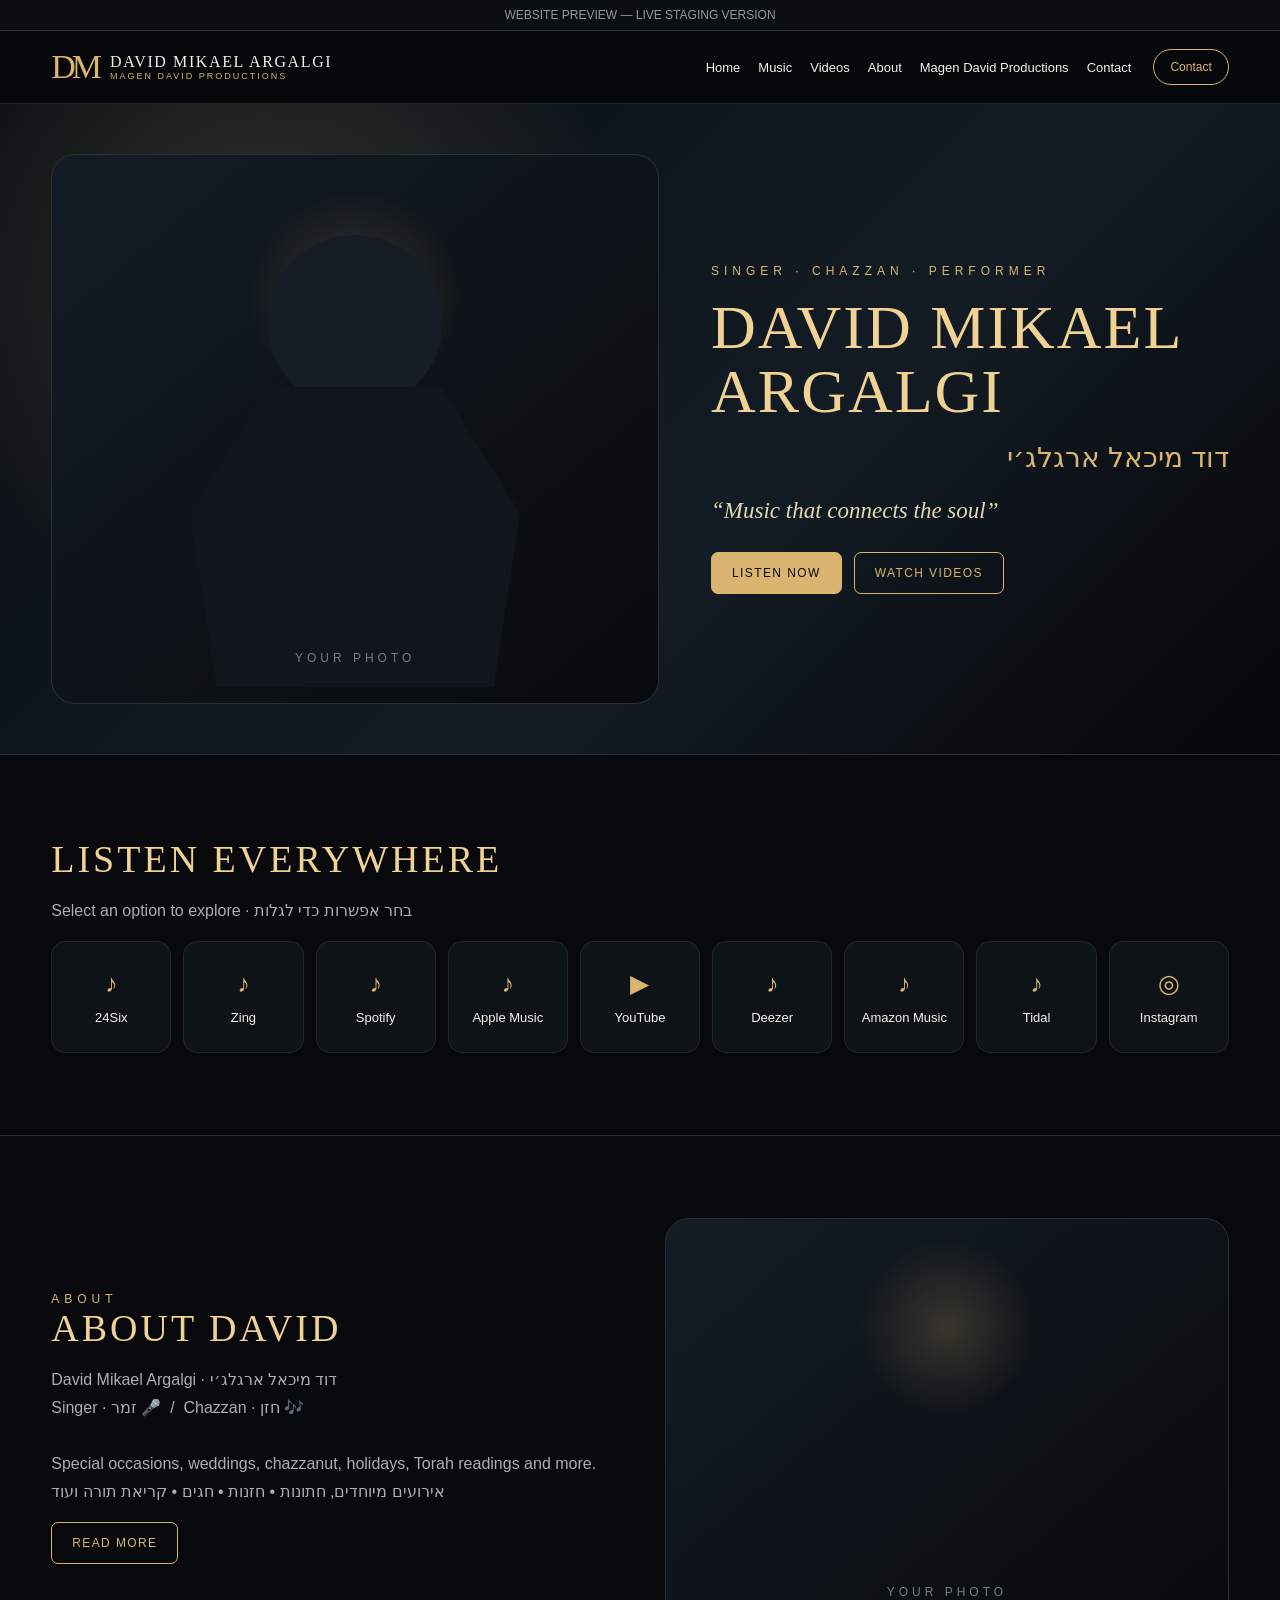
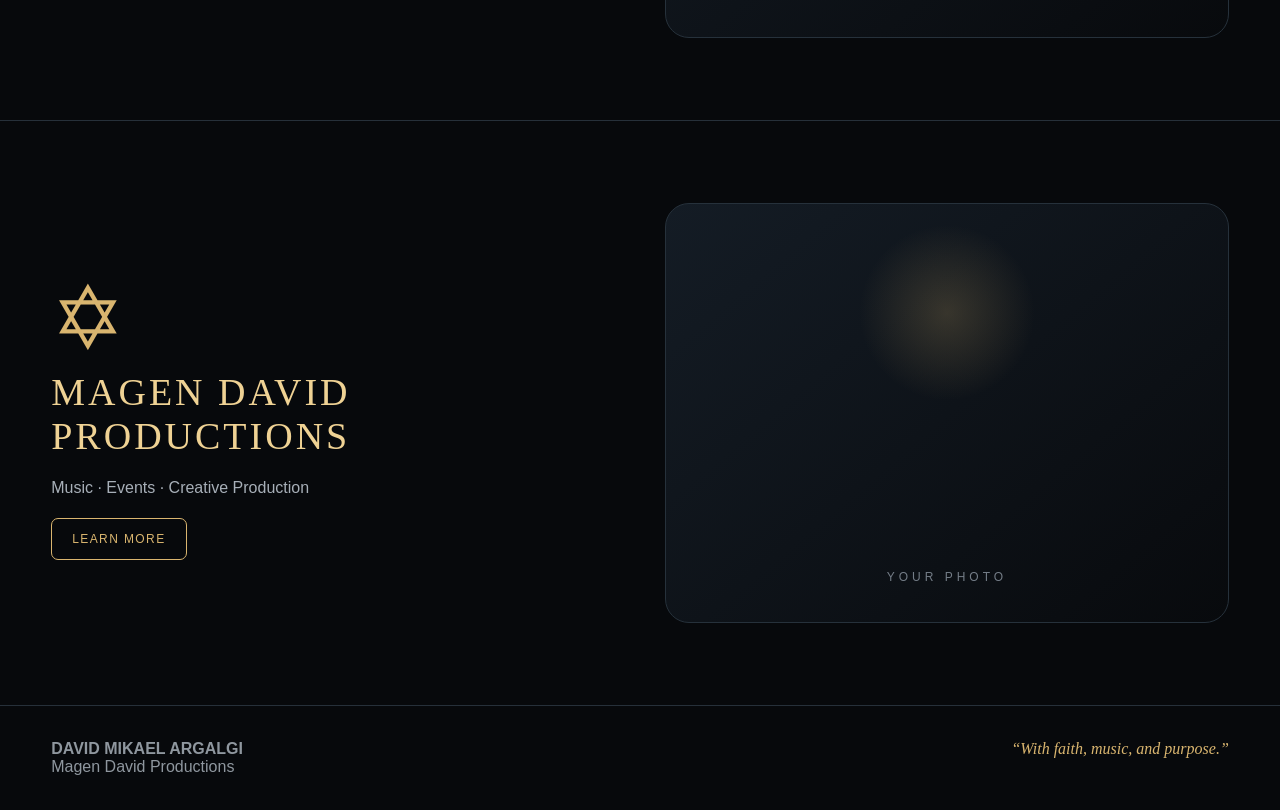
<file: index.html>
<!doctype html><html><head>
<meta name="robots" content="noindex,nofollow,noarchive">
<meta charset="utf-8"><meta name="viewport" content="width=device-width,initial-scale=1"><title>David Mikael Argalgi</title><link rel="stylesheet" href="styles.css"></head><body><div class="private">WEBSITE PREVIEW — LIVE STAGING VERSION</div><header><div class="wrap"><nav>
<a class="brand" href="index.html"><div class="dm">DM</div><div><b>DAVID MIKAEL ARGALGI</b><small>MAGEN DAVID PRODUCTIONS</small></div></a>
<div class="menu"><a href="index.html">Home</a><a href="music.html">Music</a><a href="videos.html">Videos</a><a href="about.html">About</a><a href="productions.html">Magen David Productions</a><a href="contact.html">Contact</a></div>
<a class="pill" href="contact.html">Contact</a></nav></div></header><main><section class="hero"><div class="wrap hero-grid"><div class="hero-art"><div class="head"></div><div class="body"></div></div><div><div class="eyebrow">Singer · Chazzan · Performer</div><h1>DAVID MIKAEL<br>ARGALGI</h1><div class="hebrew">דוד מיכאל ארגלג׳י</div><div class="tag">“Music that connects the soul”</div><div class="actions"><a class="btn" href="music.html">Listen Now</a><a class="btn ghost" href="videos.html">Watch Videos</a></div></div></div></section>
<section class="section"><div class="wrap"><h2>LISTEN EVERYWHERE</h2><p class="sub">Select an option to explore · בחר אפשרות כדי לגלות</p><div class="platforms">
<a class="platform" href="https://24six.app/app/music/artist/2127" target="_blank" rel="noopener"><span>♪</span>24Six</a>
<a class="platform" href="https://zingmusic.app/?artistId=2364&name=David+Mikael+Argalgi" target="_blank" rel="noopener"><span>♪</span>Zing</a>
<a class="platform" href="https://open.spotify.com/artist/0oJWUGHa7mTdT442J29AMF?si=l3yItfVrSNGdj_R5mQGTng" target="_blank" rel="noopener"><span>♪</span>Spotify</a>
<a class="platform" href="https://music.apple.com/ca/artist/%D7%93%D7%95%D7%93-%D7%9E%D7%99%D7%9B%D7%90%D7%9C-%D7%90%D7%A8%D7%92%D7%9C%D7%92-%D7%99/1791434384" target="_blank" rel="noopener"><span>♪</span>Apple Music</a>
<a class="platform" href="https://youtube.com/@davidmikaelargalgi?si=QwIEwX7VJF-QRdf5" target="_blank" rel="noopener"><span>▶</span>YouTube</a>
<a class="platform" href="https://www.deezer.com/en/artist/301963181" target="_blank" rel="noopener"><span>♪</span>Deezer</a>
<a class="platform" href="https://music.amazon.com/artists/B0DWHYQ7XH/david-mikael-argalgi?marketplaceId=ATVPDKIKX0DER&musicTerritory=US&ref=dm_sh_szl05YsQxeLDwyzhsnG6xoUm6" target="_blank" rel="noopener"><span>♪</span>Amazon Music</a>
<a class="platform" href="https://tidal.com/artist/54154872/u" target="_blank" rel="noopener"><span>♪</span>Tidal</a>
<a class="platform" href="https://instagram.com/davidmikaelofficial" target="_blank" rel="noopener"><span>◎</span>Instagram</a>
</div></div></section>
<section class="section"><div class="wrap split"><div><div class="eyebrow">About</div><h2>ABOUT DAVID</h2><p class="sub">David Mikael Argalgi · דוד מיכאל ארגלג׳י<br>Singer · זמר 🎤 &nbsp;/&nbsp; Chazzan · חזן 🎶<br><br>Special occasions, weddings, chazzanut, holidays, Torah readings and more.<br>אירועים מיוחדים, חתונות • חזנות • חגים • קריאת תורה ועוד</p><a class="btn ghost" href="about.html">Read More</a></div><div class="photo"></div></div></section>
<section class="section"><div class="wrap split"><div><div class="star">✡</div><h2>MAGEN DAVID PRODUCTIONS</h2><p class="sub">Music · Events · Creative Production</p><a class="btn ghost" href="productions.html">Learn More</a></div><div class="photo"></div></div></section></main><footer><div class="wrap footer-row"><div><strong>DAVID MIKAEL ARGALGI</strong><div>Magen David Productions</div></div><div class="quote">“With faith, music, and purpose.”</div></div></footer></body></html>
</file>
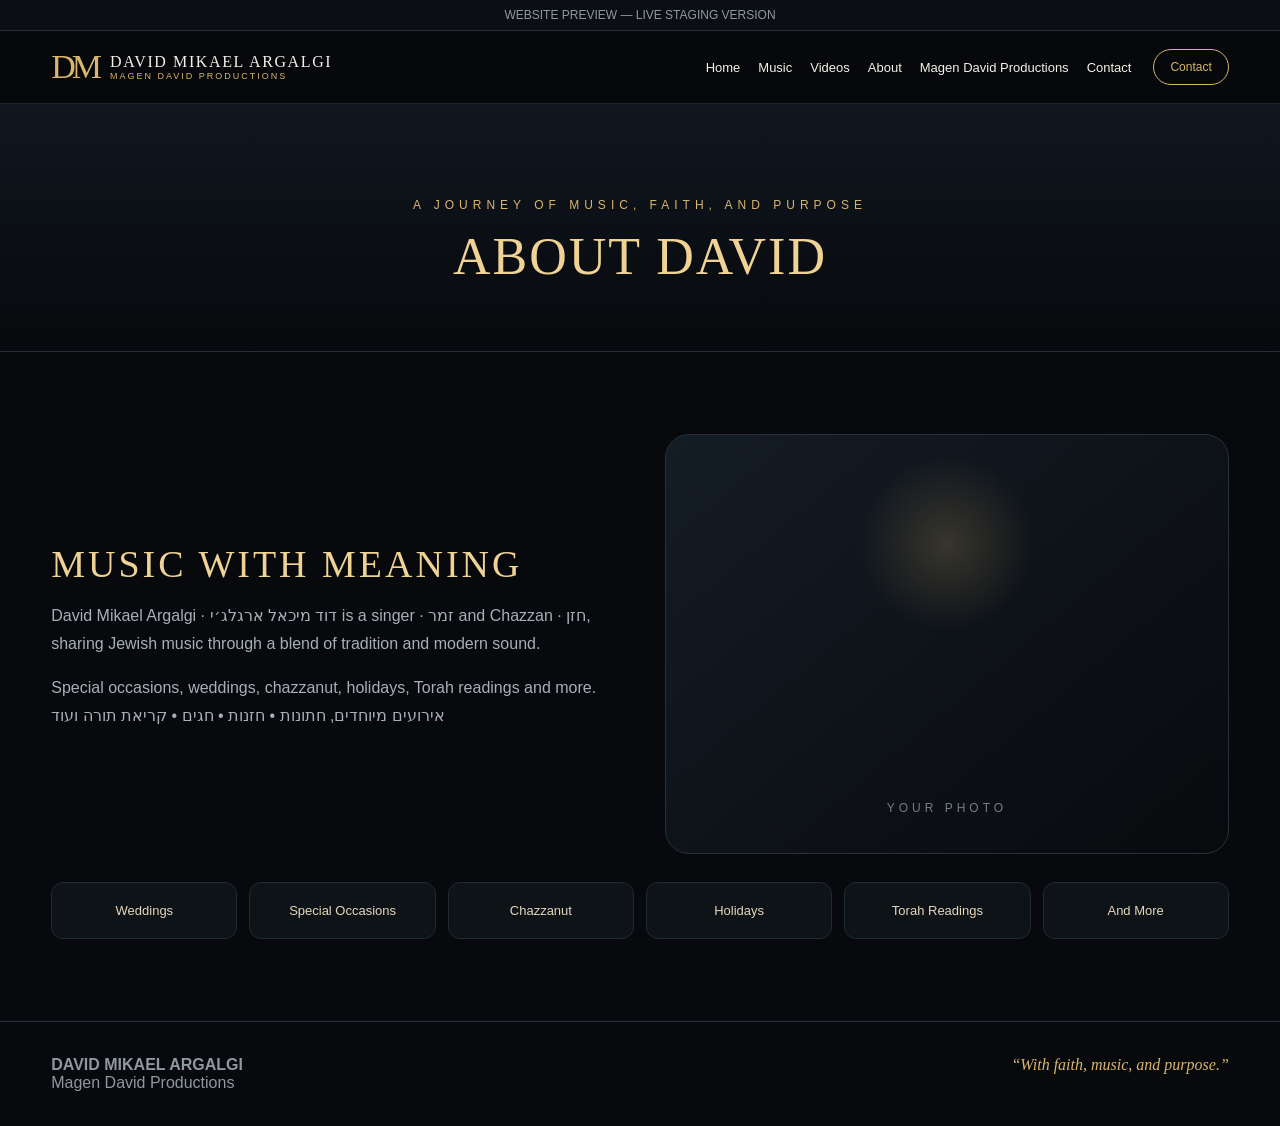
<file: about.html>
<!doctype html><html><head>
<meta name="robots" content="noindex,nofollow,noarchive">
<meta charset="utf-8"><meta name="viewport" content="width=device-width,initial-scale=1"><title>About — David Mikael Argalgi</title><link rel="stylesheet" href="styles.css"></head><body><div class="private">WEBSITE PREVIEW — LIVE STAGING VERSION</div><header><div class="wrap"><nav>
<a class="brand" href="index.html"><div class="dm">DM</div><div><b>DAVID MIKAEL ARGALGI</b><small>MAGEN DAVID PRODUCTIONS</small></div></a>
<div class="menu"><a href="index.html">Home</a><a href="music.html">Music</a><a href="videos.html">Videos</a><a href="about.html">About</a><a href="productions.html">Magen David Productions</a><a href="contact.html">Contact</a></div>
<a class="pill" href="contact.html">Contact</a></nav></div></header><main><section class="page-hero"><div class="wrap"><div class="eyebrow">A journey of music, faith, and purpose</div><h1>ABOUT DAVID</h1></div></section><section class="section"><div class="wrap split"><div><h2>MUSIC WITH MEANING</h2><p class="sub">David Mikael Argalgi · דוד מיכאל ארגלג׳י is a singer · זמר and Chazzan · חזן, sharing Jewish music through a blend of tradition and modern sound.</p><p class="sub">Special occasions, weddings, chazzanut, holidays, Torah readings and more.<br>אירועים מיוחדים, חתונות • חזנות • חגים • קריאת תורה ועוד</p></div><div class="photo"></div></div><div class="wrap"><div class="service-grid"><div class="service">Weddings</div><div class="service">Special Occasions</div><div class="service">Chazzanut</div><div class="service">Holidays</div><div class="service">Torah Readings</div><div class="service">And More</div></div></div></section></main><footer><div class="wrap footer-row"><div><strong>DAVID MIKAEL ARGALGI</strong><div>Magen David Productions</div></div><div class="quote">“With faith, music, and purpose.”</div></div></footer></body></html>
</file>
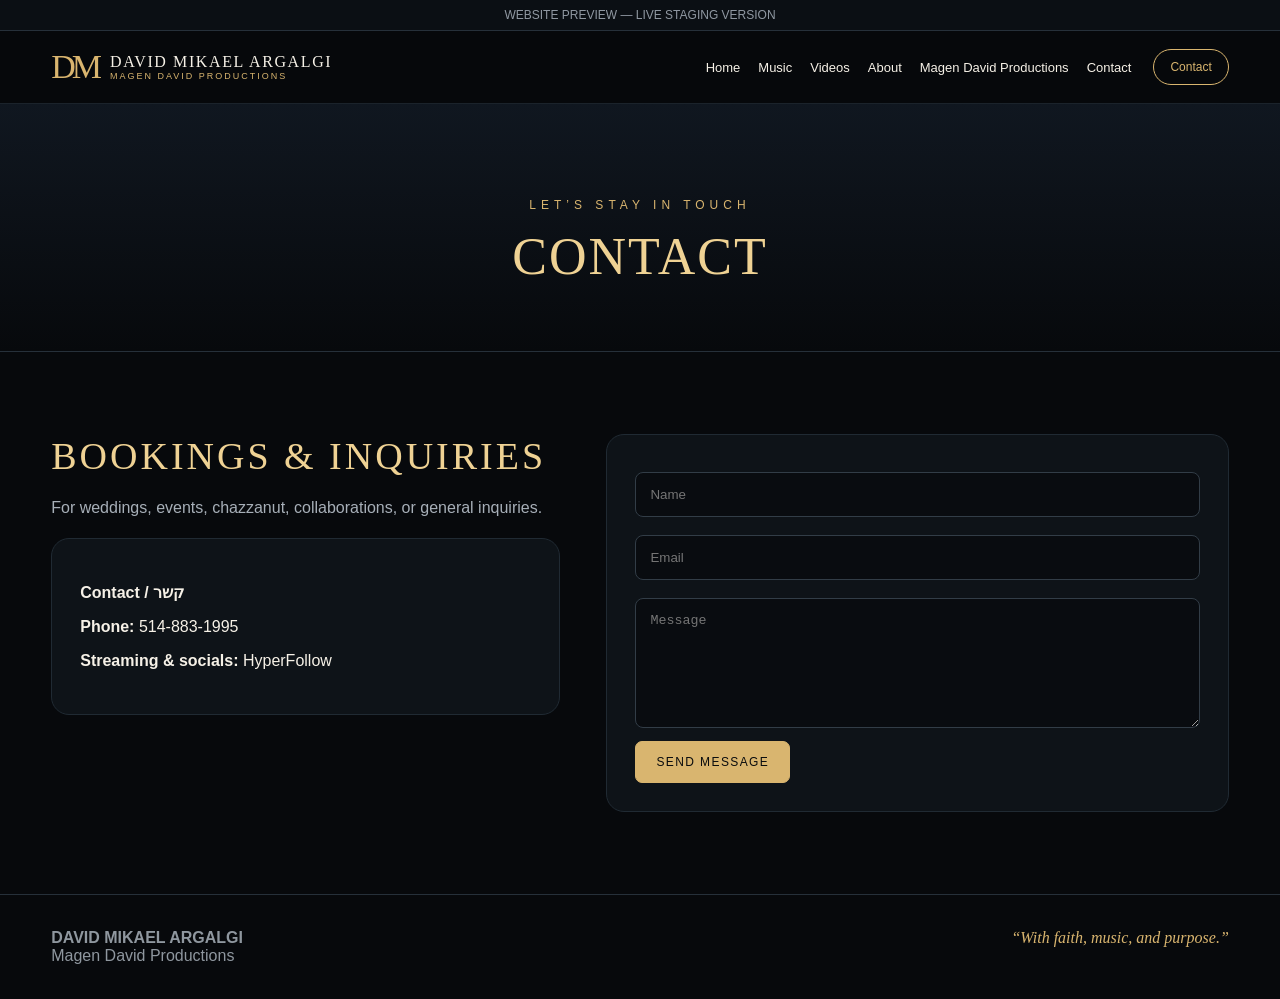
<file: contact.html>
<!doctype html><html><head>
<meta name="robots" content="noindex,nofollow,noarchive">
<meta charset="utf-8"><meta name="viewport" content="width=device-width,initial-scale=1"><title>Contact — David Mikael Argalgi</title><link rel="stylesheet" href="styles.css"></head><body><div class="private">WEBSITE PREVIEW — LIVE STAGING VERSION</div><header><div class="wrap"><nav>
<a class="brand" href="index.html"><div class="dm">DM</div><div><b>DAVID MIKAEL ARGALGI</b><small>MAGEN DAVID PRODUCTIONS</small></div></a>
<div class="menu"><a href="index.html">Home</a><a href="music.html">Music</a><a href="videos.html">Videos</a><a href="about.html">About</a><a href="productions.html">Magen David Productions</a><a href="contact.html">Contact</a></div>
<a class="pill" href="contact.html">Contact</a></nav></div></header><main><section class="page-hero"><div class="wrap"><div class="eyebrow">Let’s stay in touch</div><h1>CONTACT</h1></div></section><section class="section"><div class="wrap contact-grid"><div><h2>BOOKINGS & INQUIRIES</h2><p class="sub">For weddings, events, chazzanut, collaborations, or general inquiries.</p><div class="box"><p><strong>Contact / קשר</strong></p><p><strong>Phone:</strong> <a href="tel:+15148831995">514-883-1995</a></p><p><strong>Streaming & socials:</strong> <a href="https://hyperfollow.com/DavidMikaelArgalgiMDArtworks" target="_blank" rel="noopener">HyperFollow</a></p></div></div><div class="box"><input class="field" placeholder="Name"><input class="field" placeholder="Email"><textarea class="field" placeholder="Message"></textarea><button class="btn">Send Message</button></div></div></section></main><footer><div class="wrap footer-row"><div><strong>DAVID MIKAEL ARGALGI</strong><div>Magen David Productions</div></div><div class="quote">“With faith, music, and purpose.”</div></div></footer></body></html>
</file>
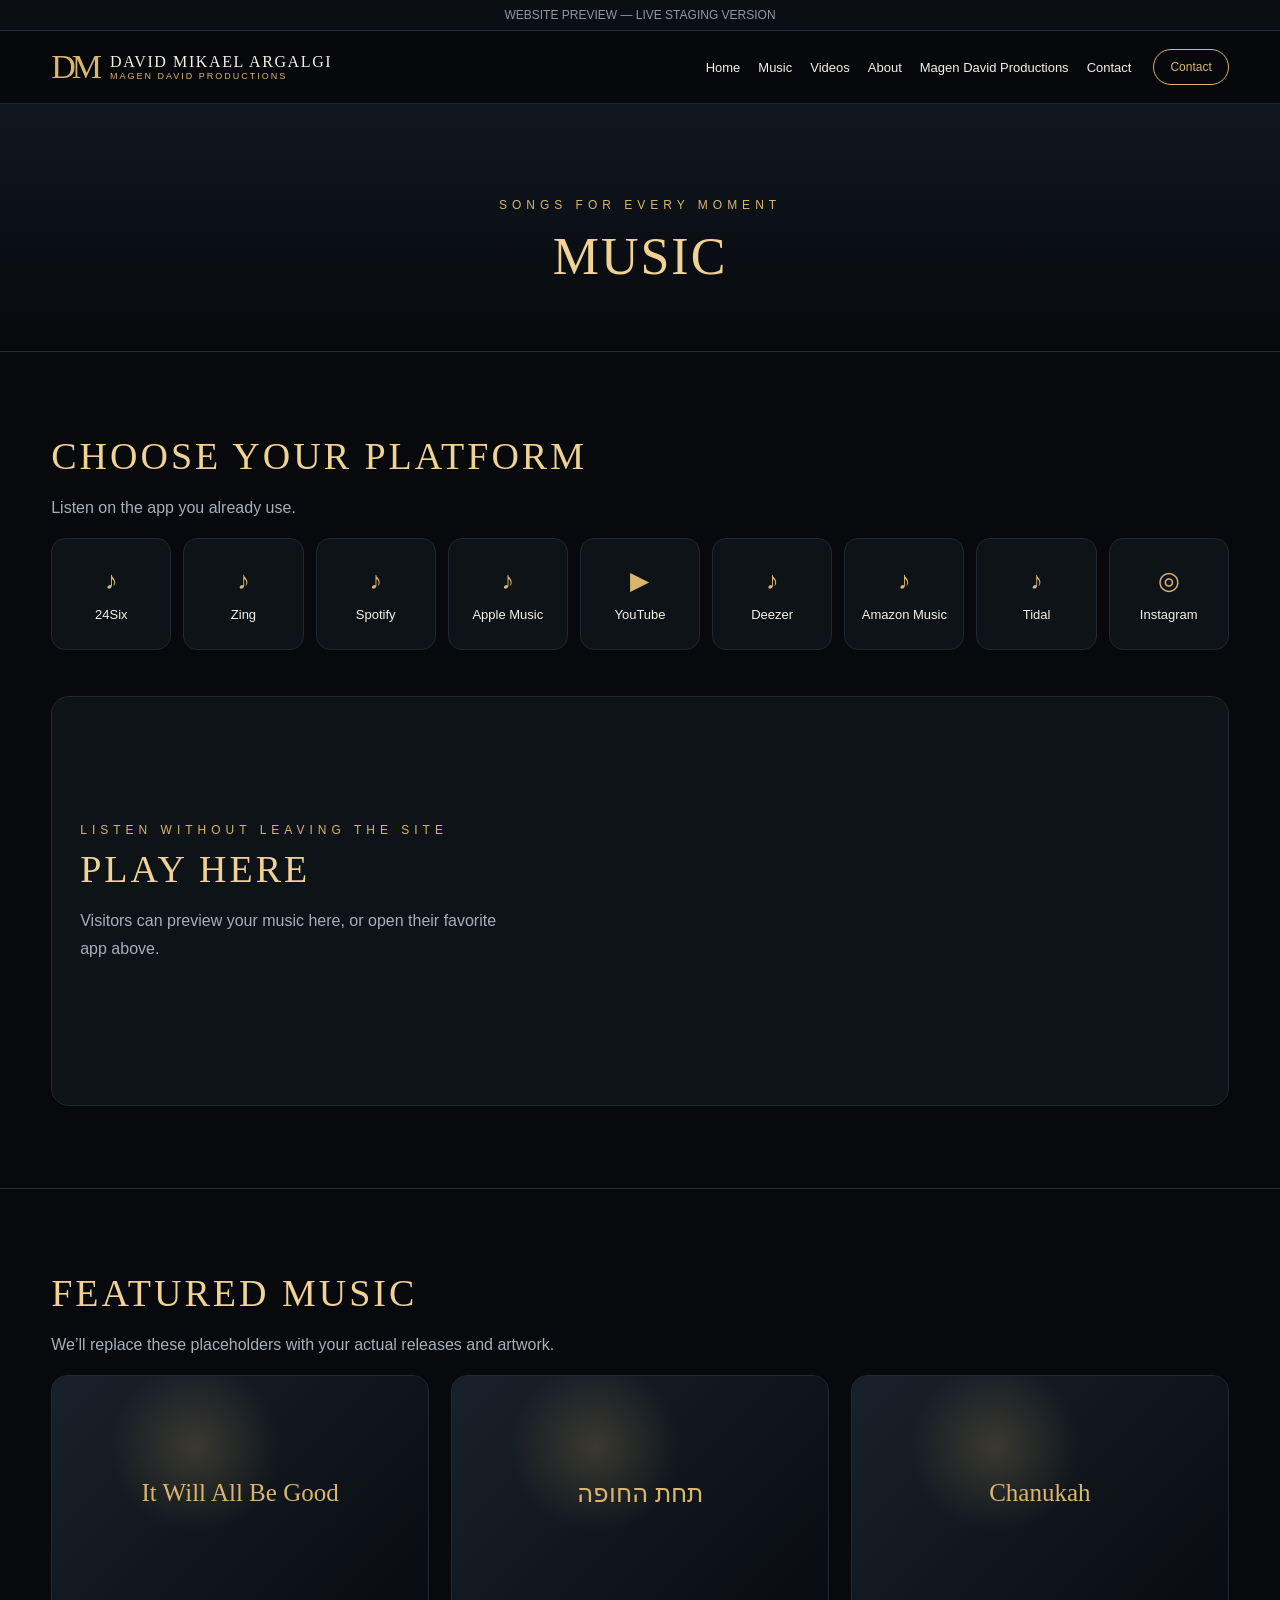
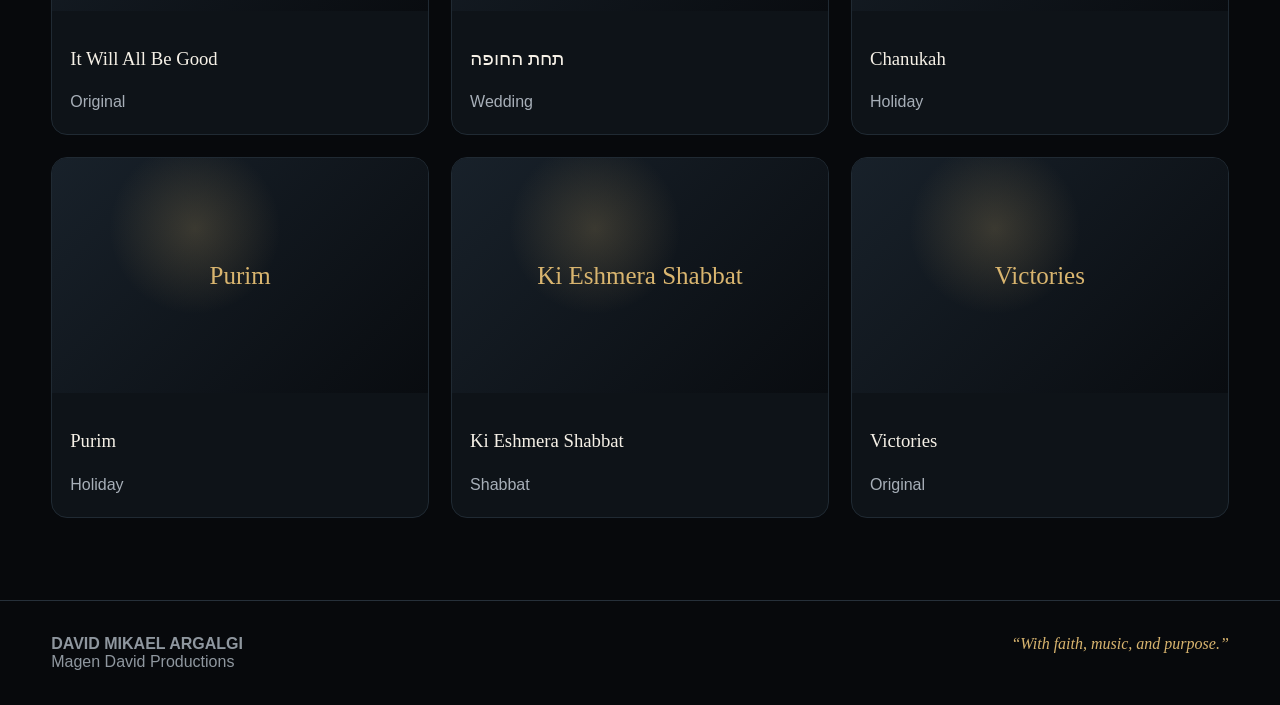
<file: music.html>
<!doctype html><html><head>
<meta name="robots" content="noindex,nofollow,noarchive">
<meta charset="utf-8"><meta name="viewport" content="width=device-width,initial-scale=1"><title>Music — David Mikael Argalgi</title><link rel="stylesheet" href="styles.css"></head><body><div class="private">WEBSITE PREVIEW — LIVE STAGING VERSION</div><header><div class="wrap"><nav>
<a class="brand" href="index.html"><div class="dm">DM</div><div><b>DAVID MIKAEL ARGALGI</b><small>MAGEN DAVID PRODUCTIONS</small></div></a>
<div class="menu"><a href="index.html">Home</a><a href="music.html">Music</a><a href="videos.html">Videos</a><a href="about.html">About</a><a href="productions.html">Magen David Productions</a><a href="contact.html">Contact</a></div>
<a class="pill" href="contact.html">Contact</a></nav></div></header><main><section class="page-hero"><div class="wrap"><div class="eyebrow">Songs for every moment</div><h1>MUSIC</h1></div></section><section class="section platform-section"><div class="wrap">
<h2>CHOOSE YOUR PLATFORM</h2>
<p class="sub">Listen on the app you already use.</p>
<div class="platforms">
<a class="platform" href="https://24six.app/app/music/artist/2127" target="_blank" rel="noopener"><span>♪</span>24Six</a>
<a class="platform" href="https://zingmusic.app/?artistId=2364&name=David+Mikael+Argalgi" target="_blank" rel="noopener"><span>♪</span>Zing</a>
<a class="platform" href="https://open.spotify.com/artist/0oJWUGHa7mTdT442J29AMF?si=l3yItfVrSNGdj_R5mQGTng" target="_blank" rel="noopener"><span>♪</span>Spotify</a>
<a class="platform" href="https://music.apple.com/ca/artist/%D7%93%D7%95%D7%93-%D7%9E%D7%99%D7%9B%D7%90%D7%9C-%D7%90%D7%A8%D7%92%D7%9C%D7%92-%D7%99/1791434384" target="_blank" rel="noopener"><span>♪</span>Apple Music</a>
<a class="platform" href="https://youtube.com/@davidmikaelargalgi?si=QwIEwX7VJF-QRdf5" target="_blank" rel="noopener"><span>▶</span>YouTube</a>
<a class="platform" href="https://www.deezer.com/en/artist/301963181" target="_blank" rel="noopener"><span>♪</span>Deezer</a>
<a class="platform" href="https://music.amazon.com/artists/B0DWHYQ7XH/david-mikael-argalgi?marketplaceId=ATVPDKIKX0DER&musicTerritory=US&ref=dm_sh_szl05YsQxeLDwyzhsnG6xoUm6" target="_blank" rel="noopener"><span>♪</span>Amazon Music</a>
<a class="platform" href="https://tidal.com/artist/54154872/u" target="_blank" rel="noopener"><span>♪</span>Tidal</a>
<a class="platform" href="https://instagram.com/davidmikaelofficial" target="_blank" rel="noopener"><span>◎</span>Instagram</a>
</div>
<div class="listen-here">
  <div>
    <div class="eyebrow">Listen without leaving the site</div>
    <h2 style="margin-top:10px">PLAY HERE</h2>
    <p class="sub">Visitors can preview your music here, or open their favorite app above.</p>
  </div>
  <iframe class="spotify-embed" src="https://open.spotify.com/embed/artist/0oJWUGHa7mTdT442J29AMF?utm_source=generator" width="100%" height="352" frameborder="0" allowfullscreen="" allow="autoplay; clipboard-write; encrypted-media; fullscreen; picture-in-picture" loading="lazy"></iframe>
</div>
</div></section><section class="section"><div class="wrap"><h2>FEATURED MUSIC</h2><p class="sub">We’ll replace these placeholders with your actual releases and artwork.</p><div class="cards"><article class="card"><div class="cover">It Will All Be Good</div><div class="card-body"><h3>It Will All Be Good</h3><div class="sub">Original</div></div></article><article class="card"><div class="cover">תחת החופה</div><div class="card-body"><h3>תחת החופה</h3><div class="sub">Wedding</div></div></article><article class="card"><div class="cover">Chanukah</div><div class="card-body"><h3>Chanukah</h3><div class="sub">Holiday</div></div></article><article class="card"><div class="cover">Purim</div><div class="card-body"><h3>Purim</h3><div class="sub">Holiday</div></div></article><article class="card"><div class="cover">Ki Eshmera Shabbat</div><div class="card-body"><h3>Ki Eshmera Shabbat</h3><div class="sub">Shabbat</div></div></article><article class="card"><div class="cover">Victories</div><div class="card-body"><h3>Victories</h3><div class="sub">Original</div></div></article></div></div></section></main><footer><div class="wrap footer-row"><div><strong>DAVID MIKAEL ARGALGI</strong><div>Magen David Productions</div></div><div class="quote">“With faith, music, and purpose.”</div></div></footer></body></html>
</file>
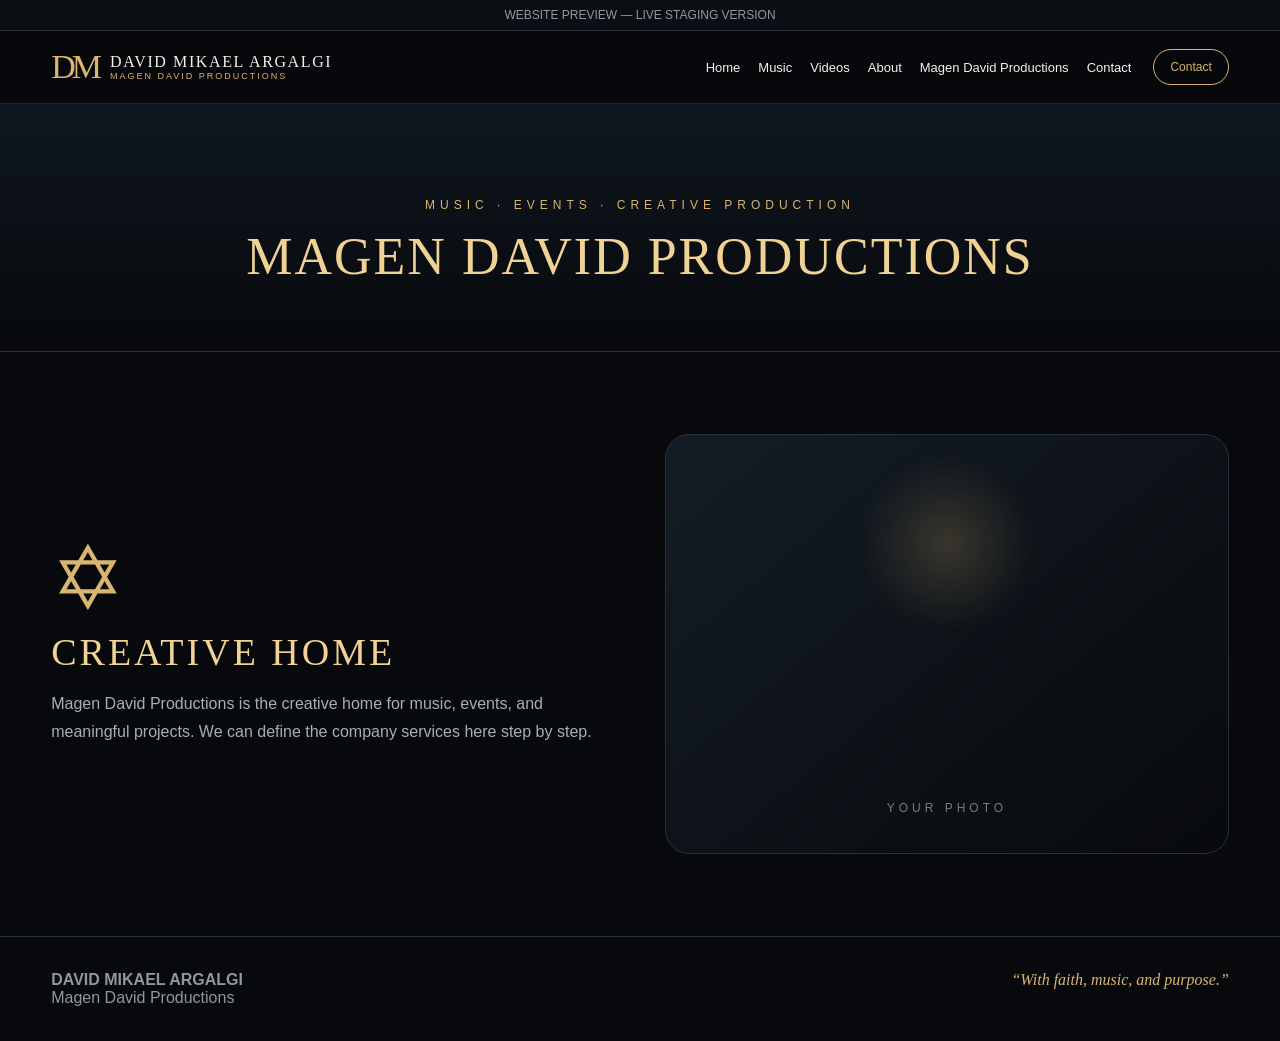
<file: productions.html>
<!doctype html><html><head>
<meta name="robots" content="noindex,nofollow,noarchive">
<meta charset="utf-8"><meta name="viewport" content="width=device-width,initial-scale=1"><title>Magen David Productions</title><link rel="stylesheet" href="styles.css"></head><body><div class="private">WEBSITE PREVIEW — LIVE STAGING VERSION</div><header><div class="wrap"><nav>
<a class="brand" href="index.html"><div class="dm">DM</div><div><b>DAVID MIKAEL ARGALGI</b><small>MAGEN DAVID PRODUCTIONS</small></div></a>
<div class="menu"><a href="index.html">Home</a><a href="music.html">Music</a><a href="videos.html">Videos</a><a href="about.html">About</a><a href="productions.html">Magen David Productions</a><a href="contact.html">Contact</a></div>
<a class="pill" href="contact.html">Contact</a></nav></div></header><main><section class="page-hero"><div class="wrap"><div class="eyebrow">Music · Events · Creative Production</div><h1>MAGEN DAVID PRODUCTIONS</h1></div></section><section class="section"><div class="wrap split"><div><div class="star">✡</div><h2>CREATIVE HOME</h2><p class="sub">Magen David Productions is the creative home for music, events, and meaningful projects. We can define the company services here step by step.</p></div><div class="photo"></div></div></section></main><footer><div class="wrap footer-row"><div><strong>DAVID MIKAEL ARGALGI</strong><div>Magen David Productions</div></div><div class="quote">“With faith, music, and purpose.”</div></div></footer></body></html>
</file>
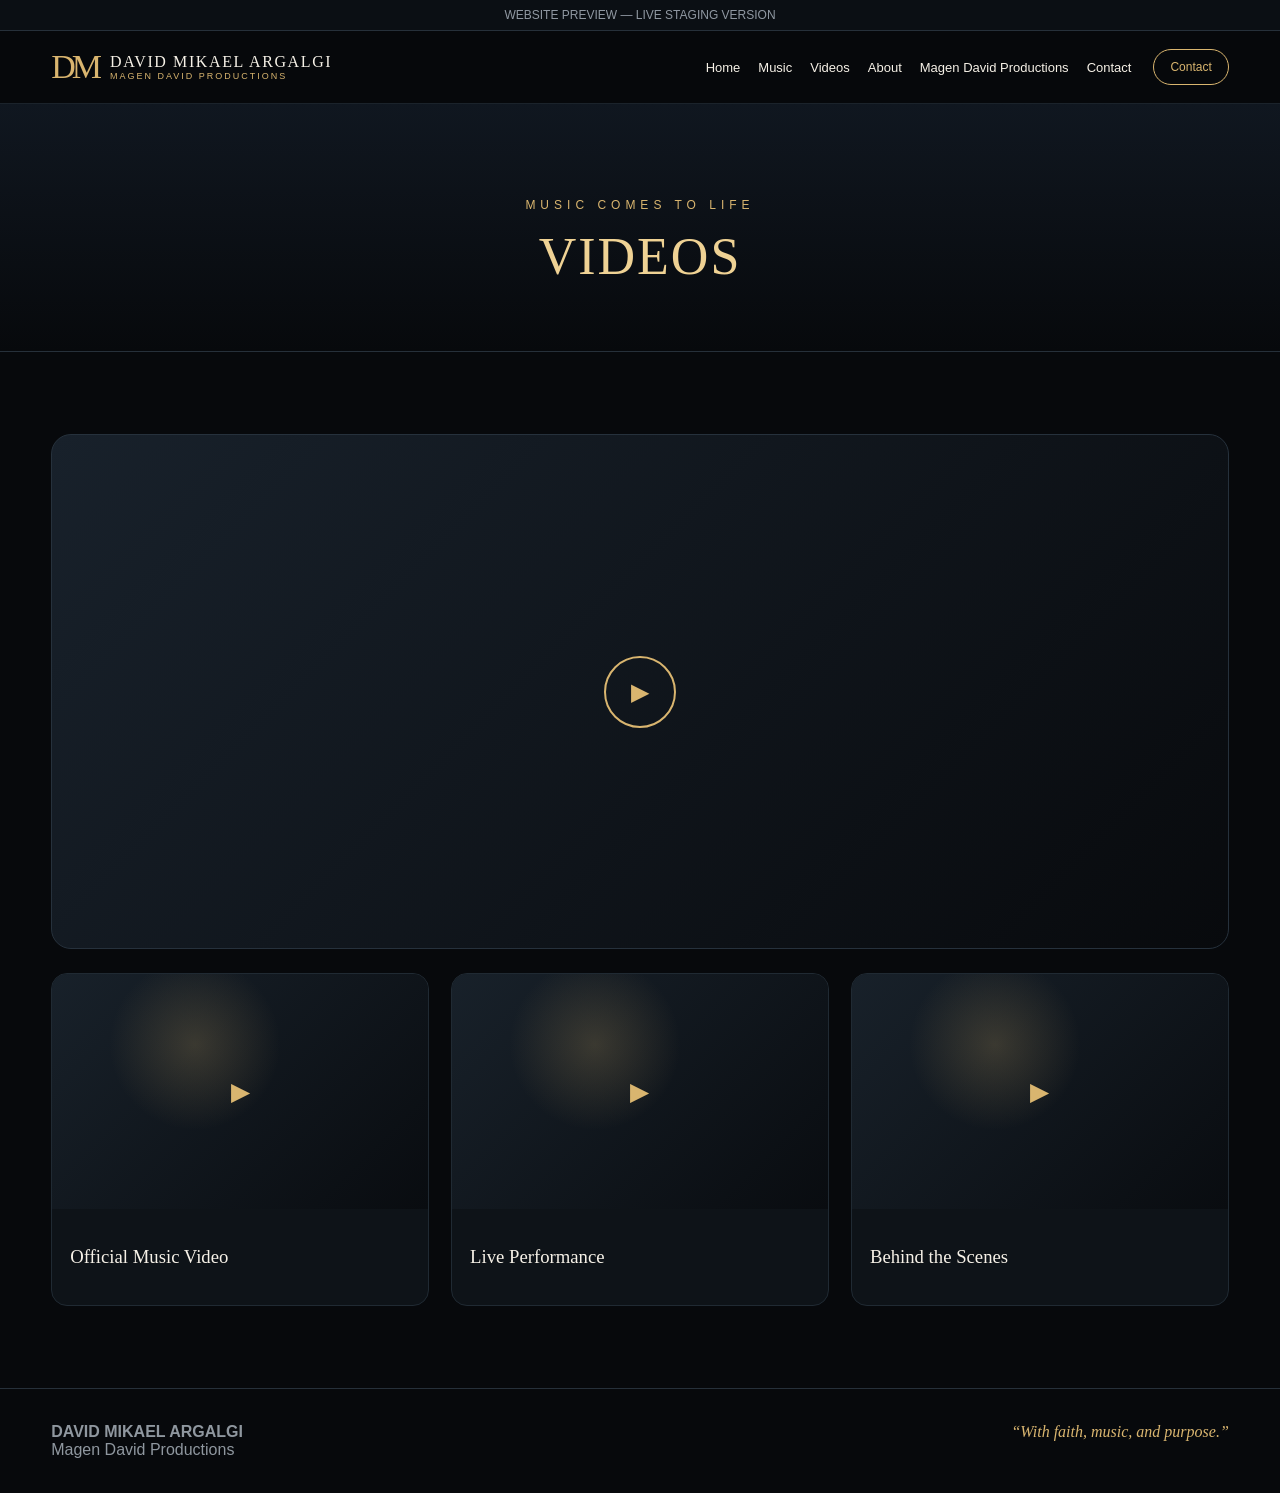
<file: videos.html>
<!doctype html><html><head>
<meta name="robots" content="noindex,nofollow,noarchive">
<meta charset="utf-8"><meta name="viewport" content="width=device-width,initial-scale=1"><title>Videos — David Mikael Argalgi</title><link rel="stylesheet" href="styles.css"></head><body><div class="private">WEBSITE PREVIEW — LIVE STAGING VERSION</div><header><div class="wrap"><nav>
<a class="brand" href="index.html"><div class="dm">DM</div><div><b>DAVID MIKAEL ARGALGI</b><small>MAGEN DAVID PRODUCTIONS</small></div></a>
<div class="menu"><a href="index.html">Home</a><a href="music.html">Music</a><a href="videos.html">Videos</a><a href="about.html">About</a><a href="productions.html">Magen David Productions</a><a href="contact.html">Contact</a></div>
<a class="pill" href="contact.html">Contact</a></nav></div></header><main><section class="page-hero"><div class="wrap"><div class="eyebrow">Music comes to life</div><h1>VIDEOS</h1></div></section><section class="section"><div class="wrap"><div class="video"><div class="play">▶</div></div><div class="cards"><article class="card"><div class="cover">▶</div><div class="card-body"><h3>Official Music Video</h3></div></article><article class="card"><div class="cover">▶</div><div class="card-body"><h3>Live Performance</h3></div></article><article class="card"><div class="cover">▶</div><div class="card-body"><h3>Behind the Scenes</h3></div></article></div></div></section></main><footer><div class="wrap footer-row"><div><strong>DAVID MIKAEL ARGALGI</strong><div>Magen David Productions</div></div><div class="quote">“With faith, music, and purpose.”</div></div></footer></body></html>
</file>
<file: styles.css>
:root{--bg:#07090c;--panel:#0e1318;--gold:#d9b56f;--gold2:#efd294;--text:#f6f1e7;--muted:#a7afb8;--line:#26303a}
*{box-sizing:border-box}html{scroll-behavior:smooth}body{margin:0;background:var(--bg);color:var(--text);font-family:Arial,sans-serif}a{text-decoration:none;color:inherit}.wrap{width:min(1180px,92%);margin:auto}
.private{text-align:center;padding:8px;background:#0b0f14;color:#9098a2;border-bottom:1px solid var(--line);font-size:12px}
header{position:sticky;top:0;z-index:20;background:rgba(7,9,12,.96);border-bottom:1px solid #1b232b}nav{min-height:72px;display:flex;align-items:center;gap:22px}.brand{display:flex;align-items:center;gap:12px;margin-right:auto}.dm{font:34px Georgia;color:var(--gold);letter-spacing:-4px}.brand b{font:16px Georgia;letter-spacing:1.6px}.brand small{display:block;color:var(--gold);letter-spacing:2px;font-size:9px}.menu{display:flex;gap:18px;font-size:13px}.menu a:hover{color:var(--gold)}.pill{border:1px solid var(--gold);padding:10px 16px;border-radius:999px;color:var(--gold);font-size:12px}
.hero{min-height:650px;background:radial-gradient(circle at 20% 25%,rgba(217,181,111,.18),transparent 32%),linear-gradient(135deg,#0a0e13,#131b24 60%,#050608)}.hero-grid{min-height:650px;display:grid;grid-template-columns:1.08fr .92fr;gap:52px;align-items:center}.hero-art,.photo{border:1px solid #26313b;border-radius:24px;position:relative;overflow:hidden;background:radial-gradient(circle at 50% 26%,rgba(217,181,111,.2),transparent 21%),linear-gradient(140deg,#141c25,#080a0d)}.hero-art{height:550px}.hero-art:after,.photo:after{content:"YOUR PHOTO";position:absolute;left:0;right:0;bottom:38px;text-align:center;color:#747d87;letter-spacing:4px;font-size:12px}.head{position:absolute;left:50%;top:80px;transform:translateX(-50%);width:175px;height:175px;border-radius:50%;background:#171d24}.body{position:absolute;left:50%;top:232px;transform:translateX(-50%);width:330px;height:300px;background:#10161c;clip-path:polygon(24% 0,76% 0,100% 42%,92% 100%,8% 100%,0 42%)}
.eyebrow{color:var(--gold);letter-spacing:5px;text-transform:uppercase;font-size:12px}h1,h2,h3{font-family:Georgia,serif;font-weight:400}h1{font-size:62px;line-height:1.02;letter-spacing:2px;color:var(--gold2);margin:18px 0}h2{font-size:38px;letter-spacing:3px;color:var(--gold2);margin:0 0 14px}.hebrew{direction:rtl;font-size:28px;color:var(--gold);margin-bottom:24px}.tag{font:italic 23px Georgia;color:#e6d6b2}.actions{display:flex;gap:12px;flex-wrap:wrap;margin-top:28px}.btn{display:inline-flex;padding:13px 20px;border:1px solid var(--gold);border-radius:7px;background:var(--gold);color:#0a0c0e;text-transform:uppercase;font-size:12px;letter-spacing:1.4px}.btn.ghost{background:transparent;color:var(--gold)}
.section{padding:82px 0;border-top:1px solid var(--line)}.sub{color:var(--muted);line-height:1.75}.platforms{display:grid;grid-template-columns:repeat(9,1fr);gap:12px}.platform{background:var(--panel);border:1px solid #1f2831;border-radius:14px;min-height:112px;display:flex;flex-direction:column;align-items:center;justify-content:center;gap:12px;text-align:center;font-size:13px}.platform span{font-size:25px;color:var(--gold)}
.split{display:grid;grid-template-columns:1fr 1fr;gap:50px;align-items:center}.photo{min-height:420px}.cards{display:grid;grid-template-columns:repeat(3,1fr);gap:22px}.card{background:var(--panel);border:1px solid #202a33;border-radius:16px;overflow:hidden}.cover{aspect-ratio:16/10;background:radial-gradient(circle at 38% 30%,rgba(217,181,111,.2),transparent 30%),linear-gradient(135deg,#18212a,#090c10);display:grid;place-items:center;text-align:center;padding:25px;color:var(--gold);font:25px Georgia}.card-body{padding:18px}
.page-hero{text-align:center;padding:94px 0 50px;background:linear-gradient(180deg,#101720,#07090c)}.page-hero h1{font-size:52px}.service-grid{display:grid;grid-template-columns:repeat(6,1fr);gap:12px;margin-top:28px}.service{padding:20px 10px;background:var(--panel);border:1px solid #202a33;border-radius:12px;text-align:center;color:#e4d7ba;font-size:13px}.video{aspect-ratio:16/7;background:linear-gradient(135deg,#18212b,#080a0d);border:1px solid #26313c;border-radius:20px;display:grid;place-items:center;margin-bottom:24px}.play{width:72px;height:72px;border:2px solid var(--gold);border-radius:50%;display:grid;place-items:center;color:var(--gold);font-size:24px}.star{font-size:88px;color:var(--gold)}.contact-grid{display:grid;grid-template-columns:.9fr 1.1fr;gap:46px}.box{background:var(--panel);border:1px solid #202a33;border-radius:18px;padding:28px}.field{width:100%;padding:14px;margin:9px 0;background:#090c10;color:white;border:1px solid #323d47;border-radius:8px}textarea.field{min-height:130px}
footer{padding:34px 0;border-top:1px solid var(--line);color:#8f979f}.footer-row{display:flex;justify-content:space-between;gap:20px}.quote{font:italic 16px Georgia;color:var(--gold)}
@media(max-width:960px){.menu,.pill{display:none}.hero-grid{grid-template-columns:1fr;padding:48px 0}.platforms{grid-template-columns:repeat(3,1fr)}.cards{grid-template-columns:1fr 1fr}.split,.contact-grid{grid-template-columns:1fr}.service-grid{grid-template-columns:repeat(3,1fr)}h1{font-size:46px}}
@media(max-width:620px){.platforms{grid-template-columns:repeat(2,1fr)}.cards{grid-template-columns:1fr}.service-grid{grid-template-columns:repeat(2,1fr)}h1{font-size:39px}.page-hero h1{font-size:40px}.section{padding:58px 0}}
.platform{transition:transform .18s ease,border-color .18s ease,background .18s ease}.platform:hover{transform:translateY(-4px);border-color:var(--gold);background:#141b22}
.listen-here{display:grid;grid-template-columns:.8fr 1.2fr;gap:34px;align-items:center;margin-top:46px;padding:28px;background:var(--panel);border:1px solid #202a33;border-radius:18px}
.spotify-embed{border-radius:14px;display:block}
@media(max-width:800px){.listen-here{grid-template-columns:1fr}}
</file>
